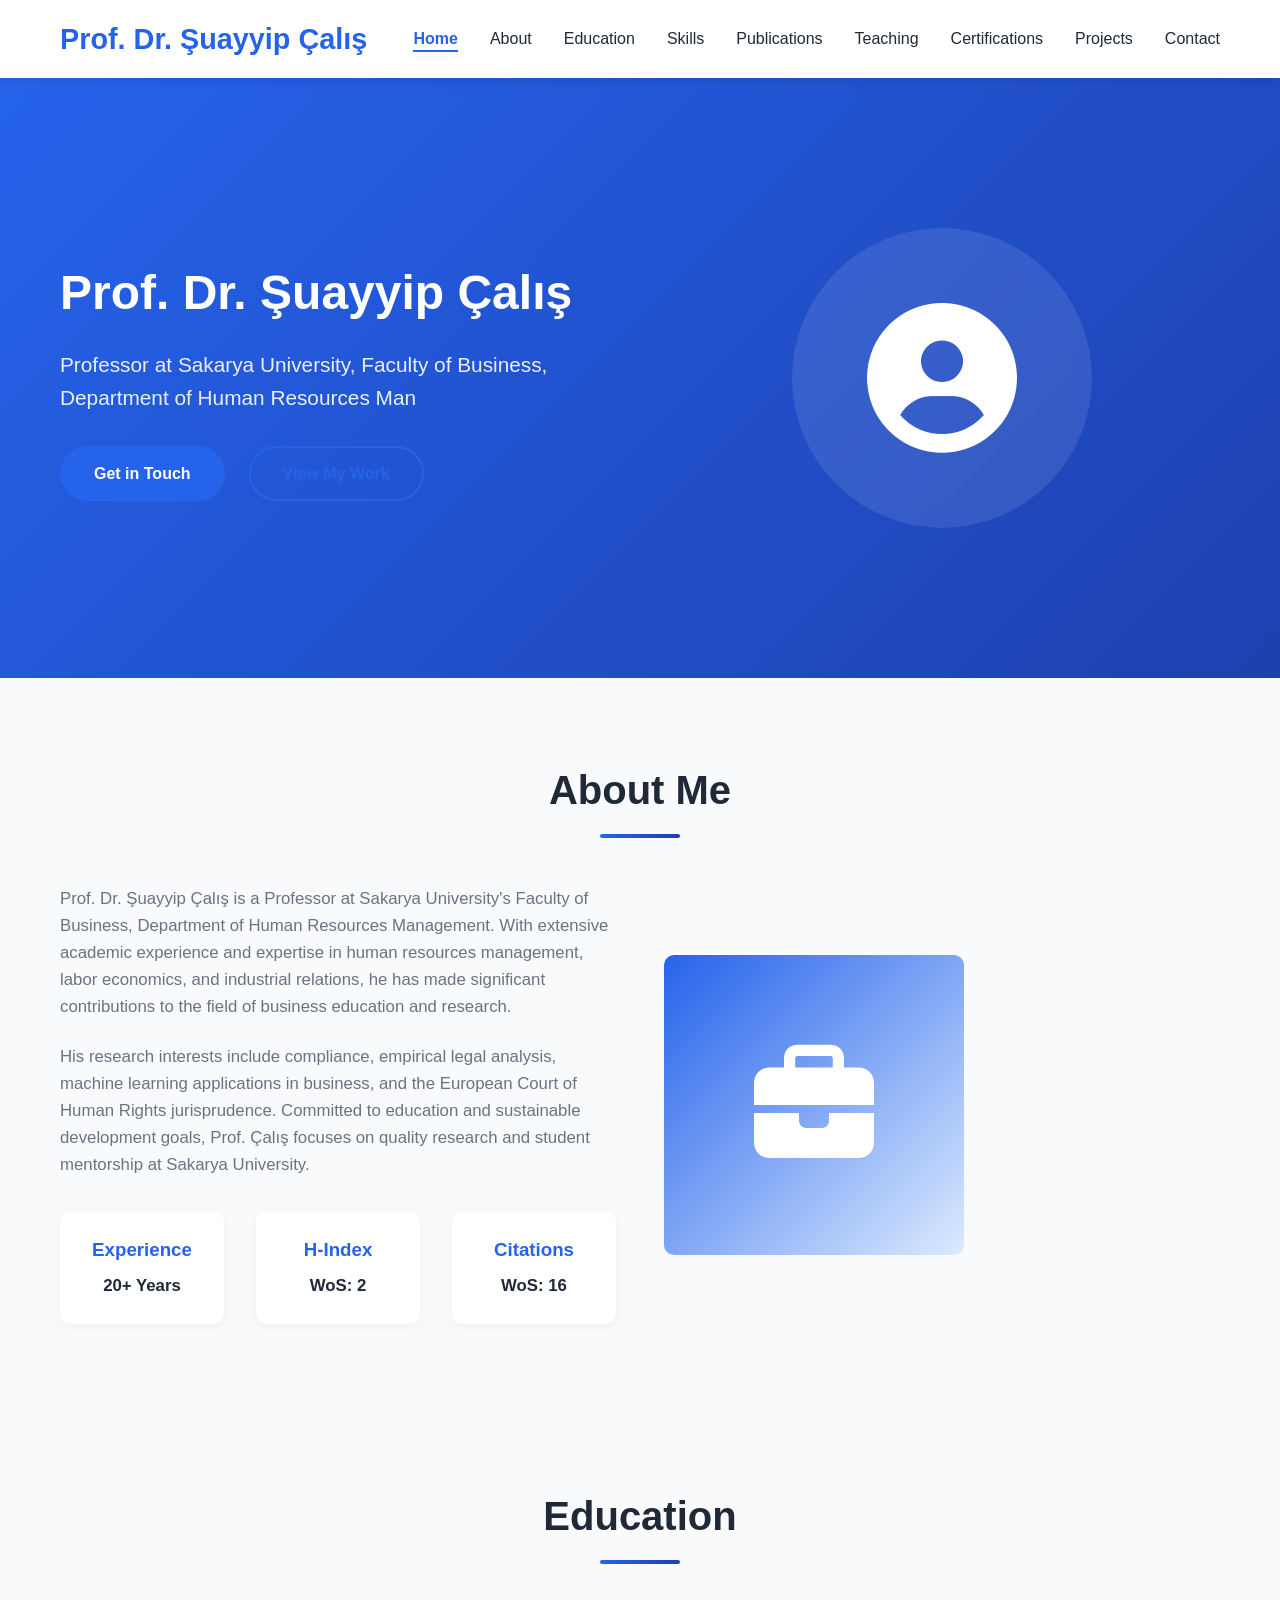
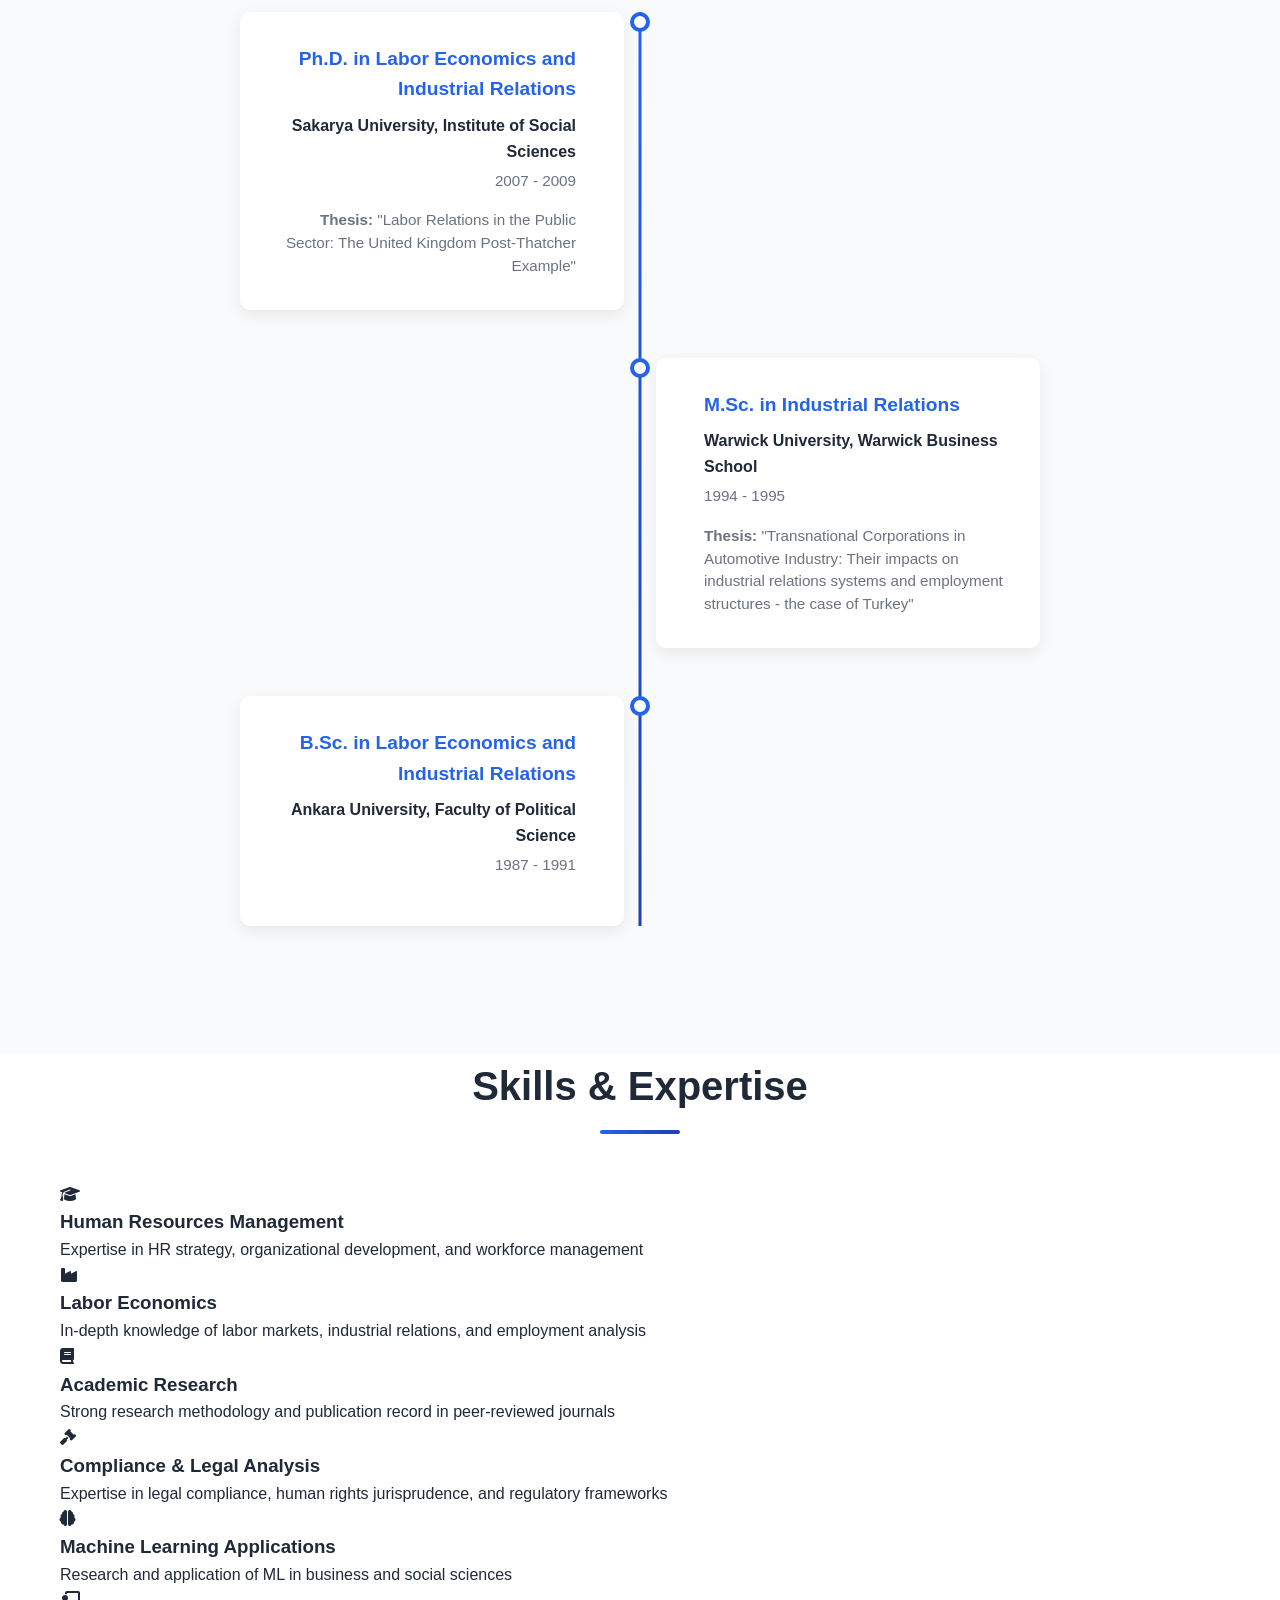
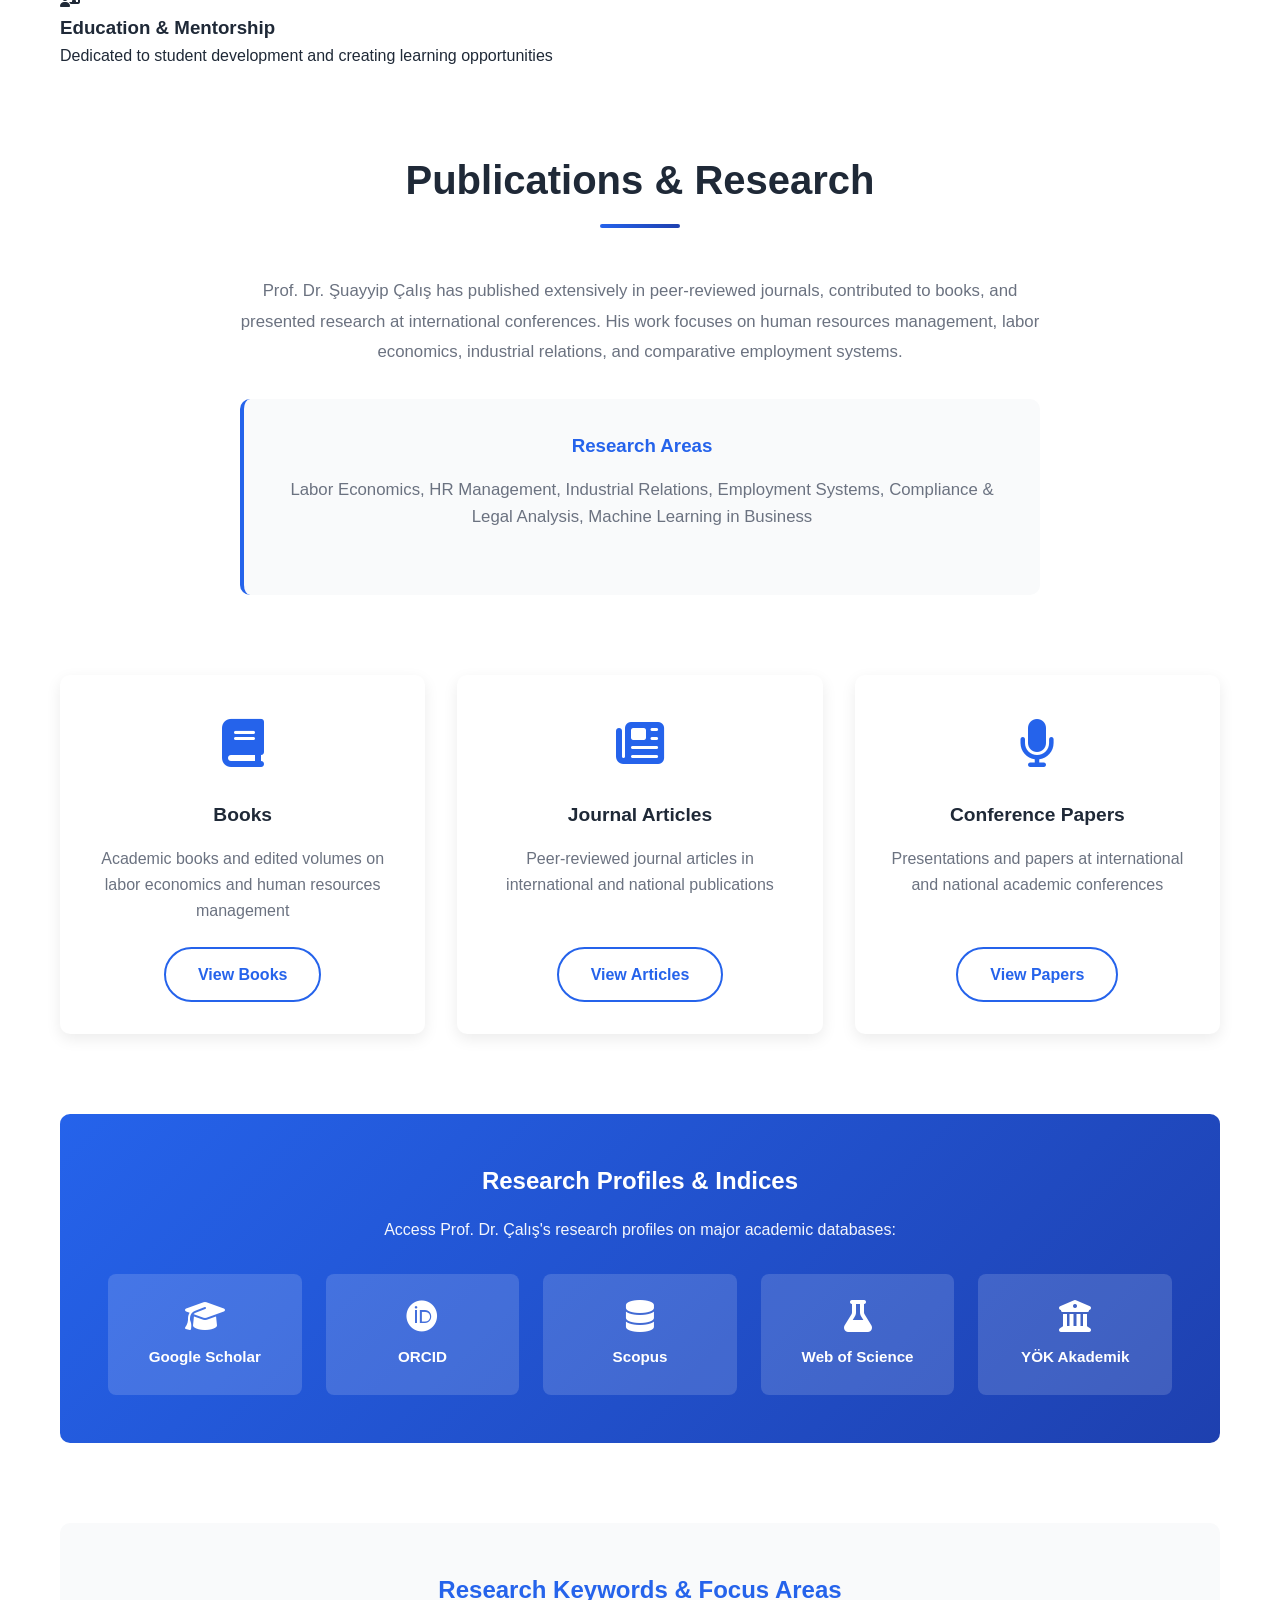
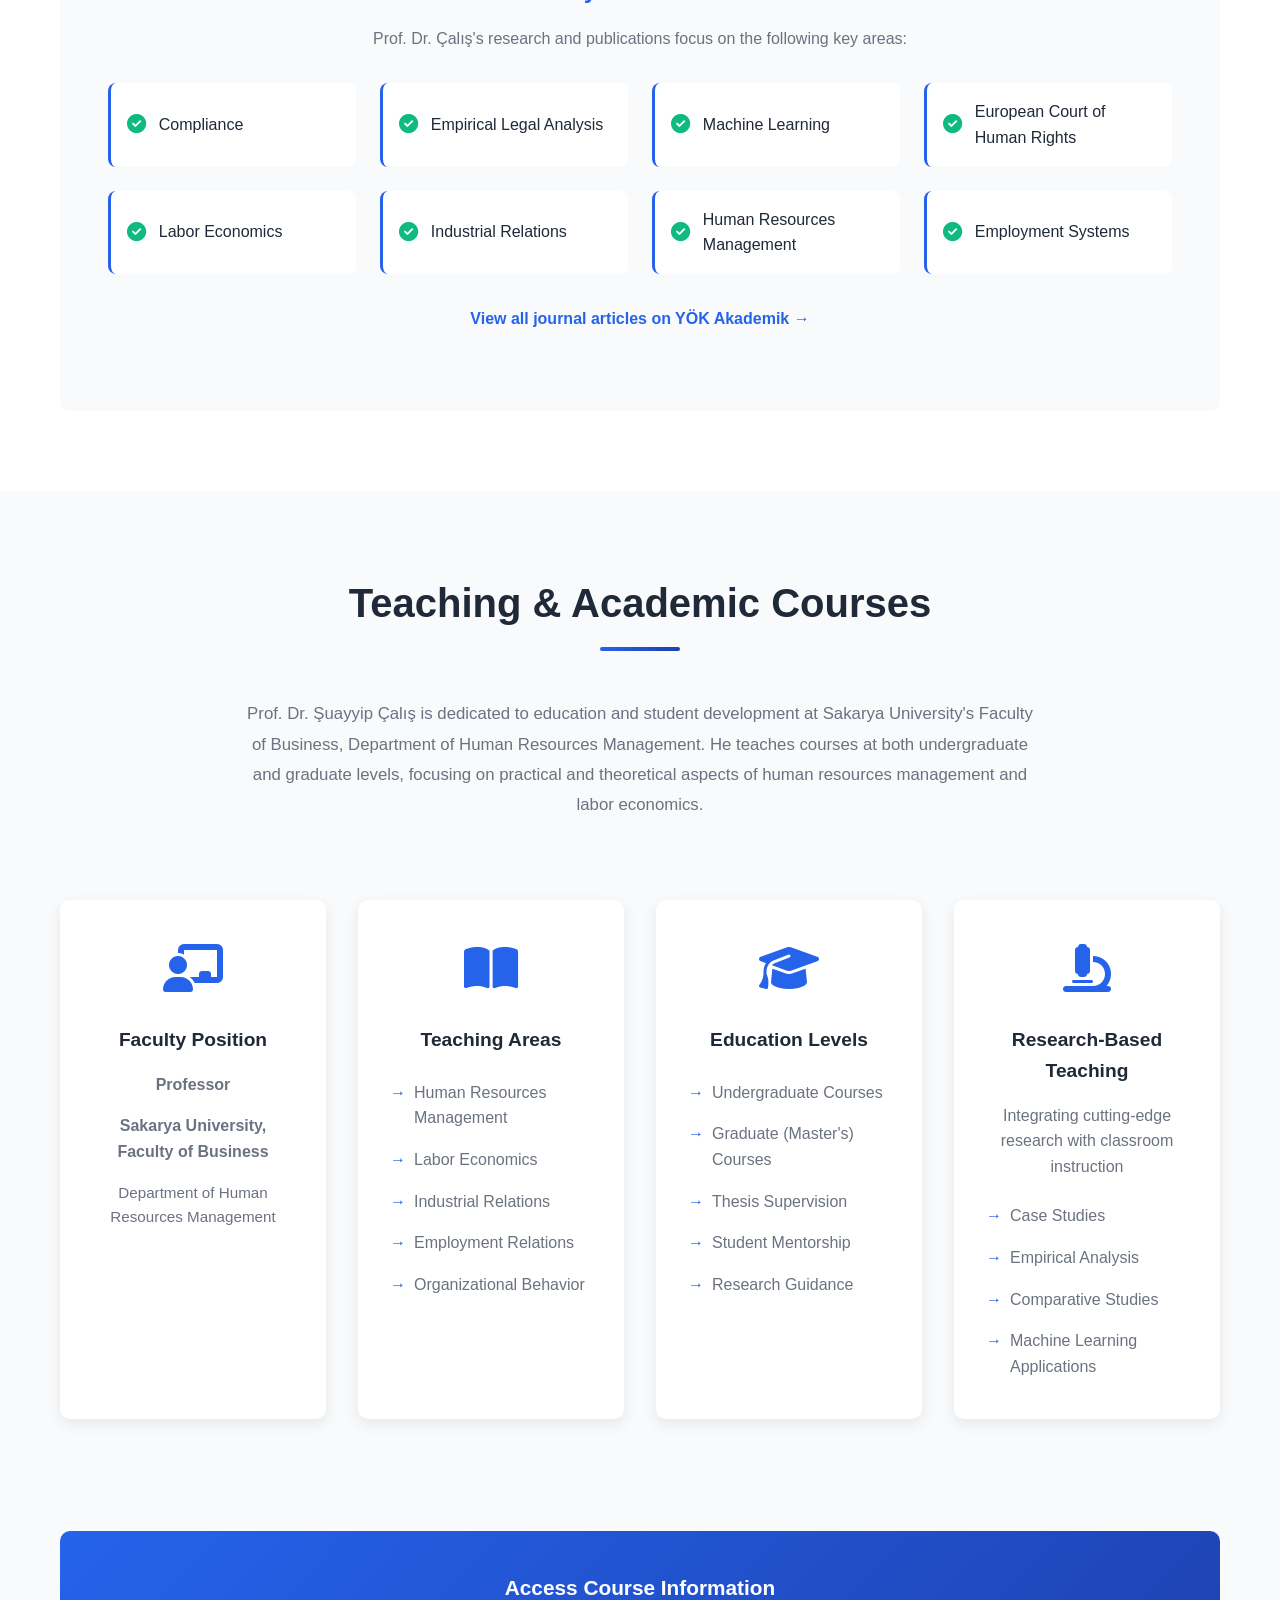
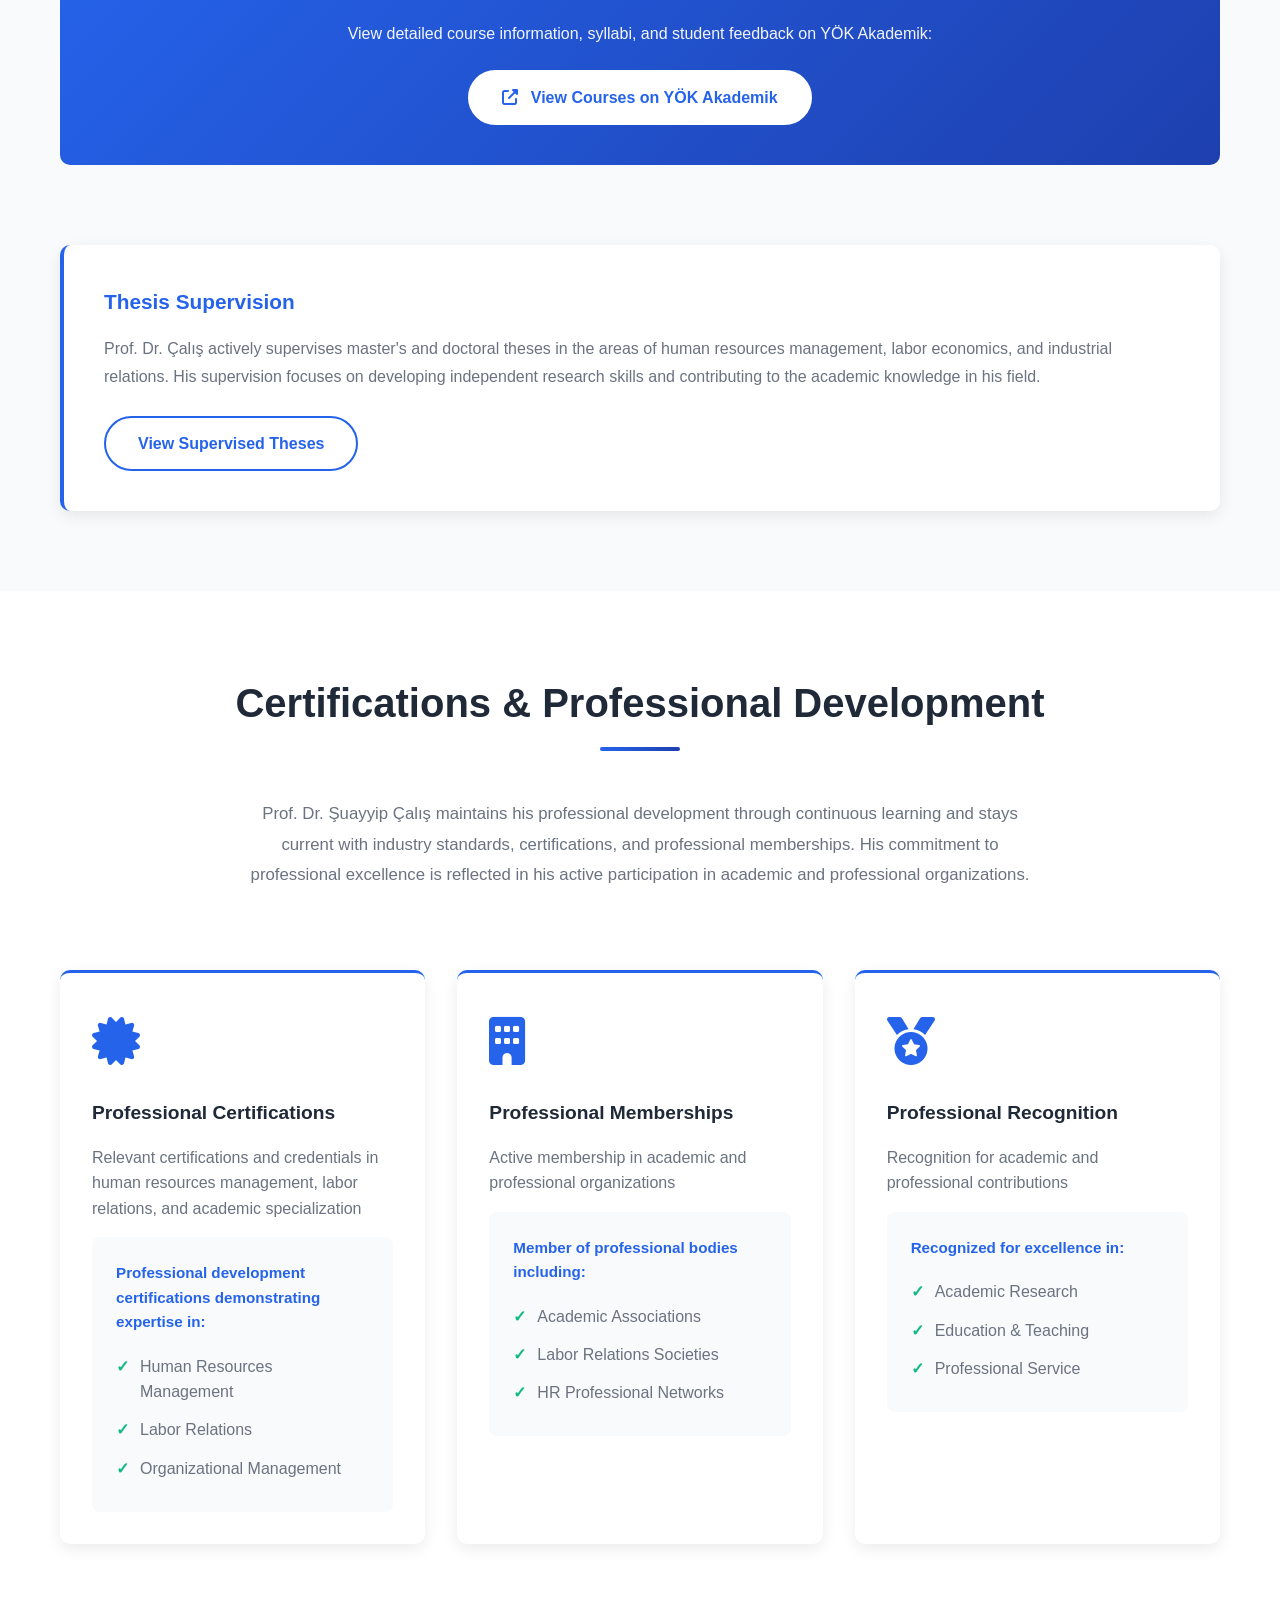
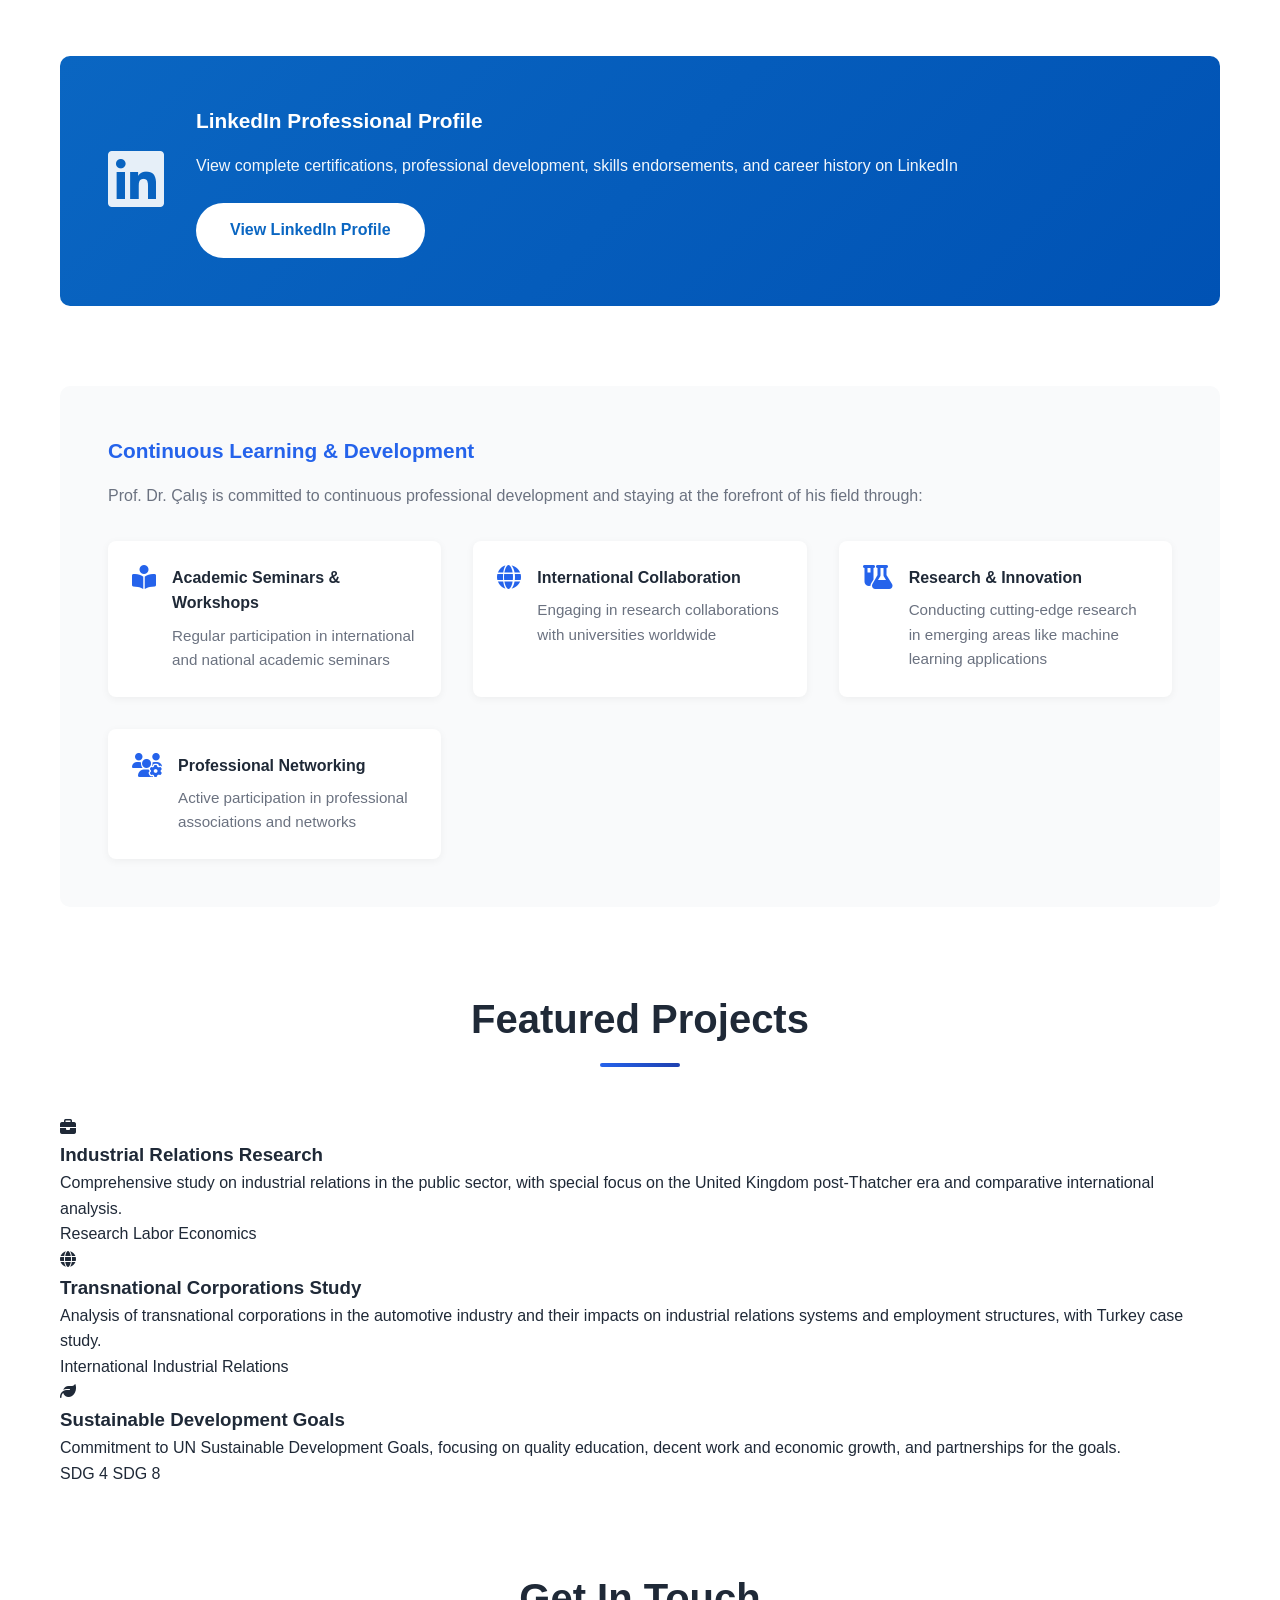
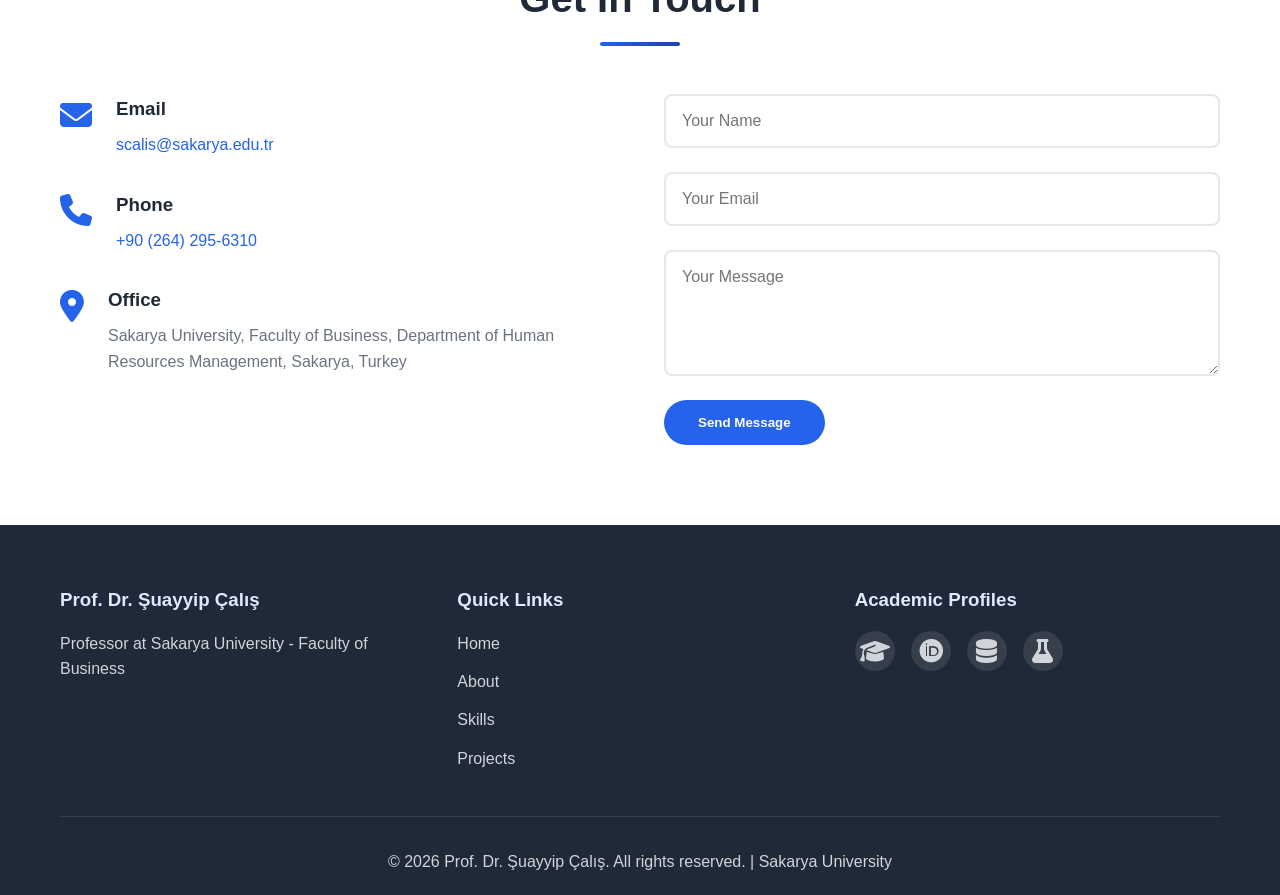
<file: index.html>
<!DOCTYPE html>
<html lang="en">
<head>
    <meta charset="UTF-8">
    <meta name="viewport" content="width=device-width, initial-scale=1.0">
    <meta name="description" content="Prof. Dr. Şuayyip Çalış - Professor at Sakarya University, Faculty of Business, Department of Human Resources Management">
    <meta name="keywords" content="Şuayyip Çalış, Professor, Human Resources, Labor Economics, Sakarya University">
    <title>Prof. Dr. Şuayyip Çalış | Sakarya University</title>
    <link rel="stylesheet" href="styles.css">
    <link rel="stylesheet" href="https://cdnjs.cloudflare.com/ajax/libs/font-awesome/6.4.0/css/all.min.css">
</head>
<body>
    <!-- Navigation -->
    <nav class="navbar">
        <div class="container nav-container">
            <div class="logo">
                <h1>Prof. Dr. Şuayyip Çalış</h1>
            </div>
            <ul class="nav-links">
                <li><a href="#home">Home</a></li>
                <li><a href="#about">About</a></li>
                <li><a href="#education">Education</a></li>
                <li><a href="#skills">Skills</a></li>
                <li><a href="#publications">Publications</a></li>
                <li><a href="#teaching">Teaching</a></li>
                <li><a href="#certifications">Certifications</a></li>
                <li><a href="#projects">Projects</a></li>
                <li><a href="#contact">Contact</a></li>
            </ul>
            <div class="hamburger">
                <span></span>
                <span></span>
                <span></span>
            </div>
        </div>
    </nav>

    <!-- Hero Section -->
    <section id="home" class="hero">
        <div class="container">
            <div class="hero-content">
                <h1 class="hero-title">Prof. Dr. Şuayyip Çalış</h1>
                <p class="hero-subtitle">Professor at Sakarya University, Faculty of Business, Department of Human Resources Management</p>
                <div class="hero-buttons">
                    <a href="#contact" class="btn btn-primary">Get in Touch</a>
                    <a href="#projects" class="btn btn-secondary">View My Work</a>
                </div>
            </div>
            <div class="hero-image">
                <div class="image-placeholder">
                    <i class="fas fa-user-circle"></i>
                </div>
            </div>
        </div>
    </section>

    <!-- About Section -->
    <section id="about" class="about">
        <div class="container">
            <h2 class="section-title">About Me</h2>
            <div class="about-content">
                <div class="about-text">
                    <p>Prof. Dr. Şuayyip Çalış is a Professor at Sakarya University's Faculty of Business, Department of Human Resources Management. With extensive academic experience and expertise in human resources management, labor economics, and industrial relations, he has made significant contributions to the field of business education and research.</p>
                    <p>His research interests include compliance, empirical legal analysis, machine learning applications in business, and the European Court of Human Rights jurisprudence. Committed to education and sustainable development goals, Prof. Çalış focuses on quality research and student mentorship at Sakarya University.</p>
                    <div class="about-stats">
                        <div class="stat">
                            <h3>Experience</h3>
                            <p>20+ Years</p>
                        </div>
                        <div class="stat">
                            <h3>H-Index</h3>
                            <p>WoS: 2</p>
                        </div>
                        <div class="stat">
                            <h3>Citations</h3>
                            <p>WoS: 16</p>
                        </div>
                    </div>
                </div>
                <div class="about-image">
                    <div class="image-placeholder-about">
                        <i class="fas fa-briefcase"></i>
                    </div>
                </div>
            </div>
        </div>
    </section>

    <!-- Education Section -->
    <section id="education" class="education">
        <div class="container">
            <h2 class="section-title">Education</h2>
            <div class="education-timeline">
                <div class="education-item">
                    <div class="education-marker"></div>
                    <div class="education-content">
                        <h3>Ph.D. in Labor Economics and Industrial Relations</h3>
                        <p class="education-institution">Sakarya University, Institute of Social Sciences</p>
                        <p class="education-year">2007 - 2009</p>
                        <p class="education-thesis"><strong>Thesis:</strong> "Labor Relations in the Public Sector: The United Kingdom Post-Thatcher Example"</p>
                    </div>
                </div>
                <div class="education-item">
                    <div class="education-marker"></div>
                    <div class="education-content">
                        <h3>M.Sc. in Industrial Relations</h3>
                        <p class="education-institution">Warwick University, Warwick Business School</p>
                        <p class="education-year">1994 - 1995</p>
                        <p class="education-thesis"><strong>Thesis:</strong> "Transnational Corporations in Automotive Industry: Their impacts on industrial relations systems and employment structures - the case of Turkey"</p>
                    </div>
                </div>
                <div class="education-item">
                    <div class="education-marker"></div>
                    <div class="education-content">
                        <h3>B.Sc. in Labor Economics and Industrial Relations</h3>
                        <p class="education-institution">Ankara University, Faculty of Political Science</p>
                        <p class="education-year">1987 - 1991</p>
                    </div>
                </div>
            </div>
        </div>
    </section>

    <!-- Skills Section -->
    <section id="skills" class="skills">
        <div class="container">
            <h2 class="section-title">Skills & Expertise</h2>
            <div class="skills-grid">
                <div class="skill-card">
                    <div class="skill-icon">
                        <i class="fas fa-graduation-cap"></i>
                    </div>
                    <h3>Human Resources Management</h3>
                    <p>Expertise in HR strategy, organizational development, and workforce management</p>
                </div>
                <div class="skill-card">
                    <div class="skill-icon">
                        <i class="fas fa-industry"></i>
                    </div>
                    <h3>Labor Economics</h3>
                    <p>In-depth knowledge of labor markets, industrial relations, and employment analysis</p>
                </div>
                <div class="skill-card">
                    <div class="skill-icon">
                        <i class="fas fa-book"></i>
                    </div>
                    <h3>Academic Research</h3>
                    <p>Strong research methodology and publication record in peer-reviewed journals</p>
                </div>
                <div class="skill-card">
                    <div class="skill-icon">
                        <i class="fas fa-gavel"></i>
                    </div>
                    <h3>Compliance & Legal Analysis</h3>
                    <p>Expertise in legal compliance, human rights jurisprudence, and regulatory frameworks</p>
                </div>
                <div class="skill-card">
                    <div class="skill-icon">
                        <i class="fas fa-brain"></i>
                    </div>
                    <h3>Machine Learning Applications</h3>
                    <p>Research and application of ML in business and social sciences</p>
                </div>
                <div class="skill-card">
                    <div class="skill-icon">
                        <i class="fas fa-chalkboard-user"></i>
                    </div>
                    <h3>Education & Mentorship</h3>
                    <p>Dedicated to student development and creating learning opportunities</p>
                </div>
            </div>
        </div>
    </section>

            </div>
        </div>
    </section>

    <!-- Publications & Books Section -->
    <section id="publications" class="publications">
        <div class="container">
            <h2 class="section-title">Publications & Research</h2>
            <div class="publications-content">
                <div class="publications-intro">
                    <p>Prof. Dr. Şuayyip Çalış has published extensively in peer-reviewed journals, contributed to books, and presented research at international conferences. His work focuses on human resources management, labor economics, industrial relations, and comparative employment systems.</p>
                    <div class="publication-stats">
                        <div class="pub-stat">
                            <h3>Research Areas</h3>
                            <p>Labor Economics, HR Management, Industrial Relations, Employment Systems, Compliance & Legal Analysis, Machine Learning in Business</p>
                        </div>
                    </div>
                </div>
                
                <div class="publications-categories">
                    <div class="pub-category">
                        <div class="pub-category-icon">
                            <i class="fas fa-book"></i>
                        </div>
                        <h3>Books</h3>
                        <p>Academic books and edited volumes on labor economics and human resources management</p>
                        <a href="https://akademik.yok.gov.tr/AkademikArama/AkademisyenYayinBilgileri?pubType=q3SMeouSUM6tBWypaNs06Q&authorId=1AE18997FFDEEC5A" target="_blank" class="btn btn-secondary">View Books</a>
                    </div>
                    
                    <div class="pub-category">
                        <div class="pub-category-icon">
                            <i class="fas fa-newspaper"></i>
                        </div>
                        <h3>Journal Articles</h3>
                        <p>Peer-reviewed journal articles in international and national publications</p>
                        <a href="https://akademik.yok.gov.tr/AkademikArama/AkademisyenYayinBilgileri?pubType=5Eaxq5GEK5ukOf71Zpm7dA&authorId=1AE18997FFDEEC5A" target="_blank" class="btn btn-secondary">View Articles</a>
                    </div>
                    
                    <div class="pub-category">
                        <div class="pub-category-icon">
                            <i class="fas fa-microphone"></i>
                        </div>
                        <h3>Conference Papers</h3>
                        <p>Presentations and papers at international and national academic conferences</p>
                        <a href="https://akademik.yok.gov.tr/AkademikArama/AkademisyenYayinBilgileri?pubType=iHDPgsbZ-szm5UHCxj3mmg&authorId=1AE18997FFDEEC5A" target="_blank" class="btn btn-secondary">View Papers</a>
                    </div>
                </div>

                <div class="research-databases">
                    <h3>Research Profiles & Indices</h3>
                    <p>Access Prof. Dr. Çalış's research profiles on major academic databases:</p>
                    <div class="research-links">
                        <a href="https://scholar.google.com.tr/citations?user=i08rF4AAAAJ&hl" target="_blank" class="research-link">
                            <i class="fas fa-graduation-cap"></i>
                            <span>Google Scholar</span>
                        </a>
                        <a href="https://orcid.org/0000-0003-3059-3647" target="_blank" class="research-link">
                            <i class="fab fa-orcid"></i>
                            <span>ORCID</span>
                        </a>
                        <a href="https://www.scopus.com/authid/detail.uri?authorId=24474117700" target="_blank" class="research-link">
                            <i class="fas fa-database"></i>
                            <span>Scopus</span>
                        </a>
                        <a href="https://www.webofscience.com/wos/author/record/C-5147-2008" target="_blank" class="research-link">
                            <i class="fas fa-flask"></i>
                            <span>Web of Science</span>
                        </a>
                        <a href="https://akademik.yok.gov.tr/AkademikArama/AkademisyenGorevOgrenimBilgileri?islem=direct&authorId=1AE18997FFDEEC5A" target="_blank" class="research-link">
                            <i class="fas fa-university"></i>
                            <span>YÖK Akademik</span>
                        </a>
                    </div>
                </div>

                <div class="research-keywords">
                    <h3>Research Keywords & Focus Areas</h3>
                    <p>Prof. Dr. Çalış's research and publications focus on the following key areas:</p>
                    <div class="keywords-grid">
                        <div class="keyword-item">
                            <i class="fas fa-check-circle"></i>
                            <span>Compliance</span>
                        </div>
                        <div class="keyword-item">
                            <i class="fas fa-check-circle"></i>
                            <span>Empirical Legal Analysis</span>
                        </div>
                        <div class="keyword-item">
                            <i class="fas fa-check-circle"></i>
                            <span>Machine Learning</span>
                        </div>
                        <div class="keyword-item">
                            <i class="fas fa-check-circle"></i>
                            <span>European Court of Human Rights</span>
                        </div>
                        <div class="keyword-item">
                            <i class="fas fa-check-circle"></i>
                            <span>Labor Economics</span>
                        </div>
                        <div class="keyword-item">
                            <i class="fas fa-check-circle"></i>
                            <span>Industrial Relations</span>
                        </div>
                        <div class="keyword-item">
                            <i class="fas fa-check-circle"></i>
                            <span>Human Resources Management</span>
                        </div>
                        <div class="keyword-item">
                            <i class="fas fa-check-circle"></i>
                            <span>Employment Systems</span>
                        </div>
                    </div>
                    <p class="research-databases-link">
                        <a href="https://akademik.yok.gov.tr/AkademikArama/AkademisyenYayinBilgileri?pubType=5Eaxq5GEK5ukOf71Zpm7dA&authorId=1AE18997FFDEEC5A" target="_blank">
                            View all journal articles on YÖK Akademik →
                        </a>
                    </p>
                </div>
            </div>
        </div>
    </section>

            </div>
        </div>
    </section>

    <!-- Teaching & Courses Section -->
    <section id="teaching" class="teaching">
        <div class="container">
            <h2 class="section-title">Teaching & Academic Courses</h2>
            <div class="teaching-content">
                <div class="teaching-intro">
                    <p>Prof. Dr. Şuayyip Çalış is dedicated to education and student development at Sakarya University's Faculty of Business, Department of Human Resources Management. He teaches courses at both undergraduate and graduate levels, focusing on practical and theoretical aspects of human resources management and labor economics.</p>
                </div>

                <div class="teaching-grid">
                    <div class="teaching-card">
                        <div class="teaching-icon">
                            <i class="fas fa-chalkboard-user"></i>
                        </div>
                        <h3>Faculty Position</h3>
                        <p><strong>Professor</strong></p>
                        <p class="teaching-subtitle">Sakarya University, Faculty of Business</p>
                        <p class="teaching-detail">Department of Human Resources Management</p>
                    </div>

                    <div class="teaching-card">
                        <div class="teaching-icon">
                            <i class="fas fa-book-open"></i>
                        </div>
                        <h3>Teaching Areas</h3>
                        <ul class="teaching-list">
                            <li>Human Resources Management</li>
                            <li>Labor Economics</li>
                            <li>Industrial Relations</li>
                            <li>Employment Relations</li>
                            <li>Organizational Behavior</li>
                        </ul>
                    </div>

                    <div class="teaching-card">
                        <div class="teaching-icon">
                            <i class="fas fa-graduation-cap"></i>
                        </div>
                        <h3>Education Levels</h3>
                        <ul class="teaching-list">
                            <li>Undergraduate Courses</li>
                            <li>Graduate (Master's) Courses</li>
                            <li>Thesis Supervision</li>
                            <li>Student Mentorship</li>
                            <li>Research Guidance</li>
                        </ul>
                    </div>

                    <div class="teaching-card">
                        <div class="teaching-icon">
                            <i class="fas fa-microscope"></i>
                        </div>
                        <h3>Research-Based Teaching</h3>
                        <p>Integrating cutting-edge research with classroom instruction</p>
                        <ul class="teaching-list">
                            <li>Case Studies</li>
                            <li>Empirical Analysis</li>
                            <li>Comparative Studies</li>
                            <li>Machine Learning Applications</li>
                        </ul>
                    </div>
                </div>

                <div class="courses-access">
                    <h3>Access Course Information</h3>
                    <p>View detailed course information, syllabi, and student feedback on YÖK Akademik:</p>
                    <a href="https://akademik.yok.gov.tr/AkademikArama/AkademisyenDersBilgileri?authorId=1AE18997FFDEEC5A" target="_blank" class="btn btn-primary">
                        <i class="fas fa-external-link-alt"></i> View Courses on YÖK Akademik
                    </a>
                </div>

                <div class="thesis-supervision">
                    <div class="thesis-content">
                        <h3>Thesis Supervision</h3>
                        <p>Prof. Dr. Çalış actively supervises master's and doctoral theses in the areas of human resources management, labor economics, and industrial relations. His supervision focuses on developing independent research skills and contributing to the academic knowledge in his field.</p>
                        <a href="https://akademik.yok.gov.tr/AkademikArama/AkademisyenYonTezBilgileri?authorId=1AE18997FFDEEC5A" target="_blank" class="btn btn-secondary">
                            View Supervised Theses
                        </a>
                    </div>
                </div>
            </div>
        </div>
    </section>

            </div>
        </div>
    </section>

    <!-- Certifications & Professional Development Section -->
    <section id="certifications" class="certifications">
        <div class="container">
            <h2 class="section-title">Certifications & Professional Development</h2>
            <div class="certifications-content">
                <div class="certifications-intro">
                    <p>Prof. Dr. Şuayyip Çalış maintains his professional development through continuous learning and stays current with industry standards, certifications, and professional memberships. His commitment to professional excellence is reflected in his active participation in academic and professional organizations.</p>
                </div>

                <div class="certifications-grid">
                    <div class="certification-card">
                        <div class="cert-icon">
                            <i class="fas fa-certificate"></i>
                        </div>
                        <h3>Professional Certifications</h3>
                        <p>Relevant certifications and credentials in human resources management, labor relations, and academic specialization</p>
                        <div class="cert-details">
                            <p>Professional development certifications demonstrating expertise in:</p>
                            <ul>
                                <li>Human Resources Management</li>
                                <li>Labor Relations</li>
                                <li>Organizational Management</li>
                            </ul>
                        </div>
                    </div>

                    <div class="certification-card">
                        <div class="cert-icon">
                            <i class="fas fa-building"></i>
                        </div>
                        <h3>Professional Memberships</h3>
                        <p>Active membership in academic and professional organizations</p>
                        <div class="cert-details">
                            <p>Member of professional bodies including:</p>
                            <ul>
                                <li>Academic Associations</li>
                                <li>Labor Relations Societies</li>
                                <li>HR Professional Networks</li>
                            </ul>
                        </div>
                    </div>

                    <div class="certification-card">
                        <div class="cert-icon">
                            <i class="fas fa-medal"></i>
                        </div>
                        <h3>Professional Recognition</h3>
                        <p>Recognition for academic and professional contributions</p>
                        <div class="cert-details">
                            <p>Recognized for excellence in:</p>
                            <ul>
                                <li>Academic Research</li>
                                <li>Education & Teaching</li>
                                <li>Professional Service</li>
                            </ul>
                        </div>
                    </div>
                </div>

                <div class="linkedin-section">
                    <div class="linkedin-content">
                        <div class="linkedin-icon">
                            <i class="fab fa-linkedin"></i>
                        </div>
                        <div class="linkedin-text">
                            <h3>LinkedIn Professional Profile</h3>
                            <p>View complete certifications, professional development, skills endorsements, and career history on LinkedIn</p>
                            <a href="https://www.linkedin.com/in/%C5%9Fuayyip-%C3%A7al%C4%B1%C5%9F-3809a621/" target="_blank" class="btn btn-primary">
                                View LinkedIn Profile
                            </a>
                        </div>
                    </div>
                </div>

                <div class="professional-development">
                    <h3>Continuous Learning & Development</h3>
                    <p>Prof. Dr. Çalış is committed to continuous professional development and staying at the forefront of his field through:</p>
                    <div class="development-items">
                        <div class="dev-item">
                            <i class="fas fa-book-reader"></i>
                            <div>
                                <h4>Academic Seminars & Workshops</h4>
                                <p>Regular participation in international and national academic seminars</p>
                            </div>
                        </div>
                        <div class="dev-item">
                            <i class="fas fa-globe"></i>
                            <div>
                                <h4>International Collaboration</h4>
                                <p>Engaging in research collaborations with universities worldwide</p>
                            </div>
                        </div>
                        <div class="dev-item">
                            <i class="fas fa-flask-vial"></i>
                            <div>
                                <h4>Research & Innovation</h4>
                                <p>Conducting cutting-edge research in emerging areas like machine learning applications</p>
                            </div>
                        </div>
                        <div class="dev-item">
                            <i class="fas fa-users-gear"></i>
                            <div>
                                <h4>Professional Networking</h4>
                                <p>Active participation in professional associations and networks</p>
                            </div>
                        </div>
                    </div>
                </div>
            </div>
        </div>
    </section>

    <!-- Projects Section -->
    <section id="projects" class="projects">
        <div class="container">
            <h2 class="section-title">Featured Projects</h2>
            <div class="projects-grid">
                <div class="project-card">
                    <div class="project-image">
                        <i class="fas fa-briefcase"></i>
                    </div>
                    <h3>Industrial Relations Research</h3>
                    <p>Comprehensive study on industrial relations in the public sector, with special focus on the United Kingdom post-Thatcher era and comparative international analysis.</p>
                    <div class="project-tags">
                        <span class="tag">Research</span>
                        <span class="tag">Labor Economics</span>
                    </div>
                </div>
                <div class="project-card">
                    <div class="project-image">
                        <i class="fas fa-globe"></i>
                    </div>
                    <h3>Transnational Corporations Study</h3>
                    <p>Analysis of transnational corporations in the automotive industry and their impacts on industrial relations systems and employment structures, with Turkey case study.</p>
                    <div class="project-tags">
                        <span class="tag">International</span>
                        <span class="tag">Industrial Relations</span>
                    </div>
                </div>
                <div class="project-card">
                    <div class="project-image">
                        <i class="fas fa-leaf"></i>
                    </div>
                    <h3>Sustainable Development Goals</h3>
                    <p>Commitment to UN Sustainable Development Goals, focusing on quality education, decent work and economic growth, and partnerships for the goals.</p>
                    <div class="project-tags">
                        <span class="tag">SDG 4</span>
                        <span class="tag">SDG 8</span>
                    </div>
                </div>
            </div>
        </div>
    </section>

    <!-- Contact Section -->
    <section id="contact" class="contact">
        <div class="container">
            <h2 class="section-title">Get In Touch</h2>
            <div class="contact-content">
                <div class="contact-info">
                    <div class="contact-item">
                        <i class="fas fa-envelope"></i>
                        <div>
                            <h3>Email</h3>
                            <p><a href="mailto:scalis@sakarya.edu.tr">scalis@sakarya.edu.tr</a></p>
                        </div>
                    </div>
                    <div class="contact-item">
                        <i class="fas fa-phone"></i>
                        <div>
                            <h3>Phone</h3>
                            <p><a href="tel:+902642956310">+90 (264) 295-6310</a></p>
                        </div>
                    </div>
                    <div class="contact-item">
                        <i class="fas fa-map-marker-alt"></i>
                        <div>
                            <h3>Office</h3>
                            <p>Sakarya University, Faculty of Business, Department of Human Resources Management, Sakarya, Turkey</p>
                        </div>
                    </div>
                </div>
                <form class="contact-form" id="contactForm">
                    <div class="form-group">
                        <input type="text" placeholder="Your Name" required>
                    </div>
                    <div class="form-group">
                        <input type="email" placeholder="Your Email" required>
                    </div>
                    <div class="form-group">
                        <textarea placeholder="Your Message" rows="5" required></textarea>
                    </div>
                    <button type="submit" class="btn btn-primary">Send Message</button>
                </form>
            </div>
        </div>
    </section>

    <!-- Footer -->
    <footer class="footer">
        <div class="container">
            <div class="footer-content">
                <div class="footer-section">
                    <h3>Prof. Dr. Şuayyip Çalış</h3>
                    <p>Professor at Sakarya University - Faculty of Business</p>
                </div>
                <div class="footer-section">
                    <h3>Quick Links</h3>
                    <ul>
                        <li><a href="#home">Home</a></li>
                        <li><a href="#about">About</a></li>
                        <li><a href="#skills">Skills</a></li>
                        <li><a href="#projects">Projects</a></li>
                    </ul>
                </div>
                <div class="footer-section">
                    <h3>Academic Profiles</h3>
                    <div class="social-links">
                        <a href="https://scholar.google.com.tr/citations?user=i08rF4AAAAJ&hl" title="Google Scholar" target="_blank"><i class="fas fa-graduation-cap"></i></a>
                        <a href="https://orcid.org/0000-0003-3059-3647" title="ORCID" target="_blank"><i class="fab fa-orcid"></i></a>
                        <a href="https://www.scopus.com/authid/detail.uri?authorId=24474117700" title="Scopus" target="_blank"><i class="fas fa-database"></i></a>
                        <a href="https://www.webofscience.com/wos/author/record/C-5147-2008" title="Web of Science" target="_blank"><i class="fas fa-flask"></i></a>
                    </div>
                </div>
            </div>
            <div class="footer-bottom">
                <p>&copy; 2026 Prof. Dr. Şuayyip Çalış. All rights reserved. | Sakarya University</p>
            </div>
        </div>
    </footer>

    <script src="script.js"></script>
</body>
</html>
</file>
<file: styles.css>
/* ============================================
   CSS Variables & Reset
   ============================================ */

:root {
    --primary-color: #2563eb;
    --secondary-color: #1e40af;
    --accent-color: #dbeafe;
    --text-dark: #1f2937;
    --text-light: #6b7280;
    --background-light: #f9fafb;
    --background-white: #ffffff;
    --border-color: #e5e7eb;
    --success-color: #10b981;
    --transition: all 0.3s ease;
}

* {
    margin: 0;
    padding: 0;
    box-sizing: border-box;
}

html {
    scroll-behavior: smooth;
}

body {
    font-family: 'Segoe UI', Tahoma, Geneva, Verdana, sans-serif;
    background-color: var(--background-white);
    color: var(--text-dark);
    line-height: 1.6;
}

/* ============================================
   Utility Classes
   ============================================ */

.container {
    max-width: 1200px;
    margin: 0 auto;
    padding: 0 20px;
}

.section-title {
    font-size: 2.5rem;
    text-align: center;
    margin-bottom: 3rem;
    color: var(--text-dark);
    position: relative;
    padding-bottom: 1rem;
}

.section-title::after {
    content: '';
    position: absolute;
    bottom: 0;
    left: 50%;
    transform: translateX(-50%);
    width: 80px;
    height: 4px;
    background: linear-gradient(90deg, var(--primary-color), var(--secondary-color));
    border-radius: 2px;
}

/* ============================================
   Navigation Bar
   ============================================ */

.navbar {
    position: sticky;
    top: 0;
    background-color: var(--background-white);
    box-shadow: 0 2px 10px rgba(0, 0, 0, 0.1);
    z-index: 1000;
    padding: 1rem 0;
}

.nav-container {
    display: flex;
    justify-content: space-between;
    align-items: center;
}

.logo h1 {
    font-size: 1.8rem;
    color: var(--primary-color);
    font-weight: 700;
}

.nav-links {
    display: flex;
    list-style: none;
    gap: 2rem;
}

.nav-links a {
    text-decoration: none;
    color: var(--text-dark);
    font-weight: 500;
    transition: var(--transition);
    position: relative;
}

.nav-links a::after {
    content: '';
    position: absolute;
    bottom: -5px;
    left: 0;
    width: 0;
    height: 2px;
    background-color: var(--primary-color);
    transition: var(--transition);
}

.nav-links a:hover::after {
    width: 100%;
}

.hamburger {
    display: none;
    flex-direction: column;
    cursor: pointer;
}

.hamburger span {
    width: 25px;
    height: 3px;
    background-color: var(--text-dark);
    margin: 5px 0;
    transition: var(--transition);
}

/* ============================================
   Button Styles
   ============================================ */

.btn {
    display: inline-block;
    padding: 0.8rem 2rem;
    border-radius: 50px;
    text-decoration: none;
    font-weight: 600;
    transition: var(--transition);
    border: 2px solid transparent;
    cursor: pointer;
}

.btn-primary {
    background-color: var(--primary-color);
    color: white;
}

.btn-primary:hover {
    background-color: var(--secondary-color);
    transform: translateY(-2px);
    box-shadow: 0 10px 20px rgba(37, 99, 235, 0.2);
}

.btn-secondary {
    background-color: transparent;
    color: var(--primary-color);
    border-color: var(--primary-color);
}

.btn-secondary:hover {
    background-color: var(--primary-color);
    color: white;
    transform: translateY(-2px);
}

/* ============================================
   Hero Section
   ============================================ */

.hero {
    background: linear-gradient(135deg, var(--primary-color) 0%, var(--secondary-color) 100%);
    color: white;
    padding: 100px 0;
    min-height: 600px;
    display: flex;
    align-items: center;
}

.hero .container {
    display: grid;
    grid-template-columns: 1fr 1fr;
    align-items: center;
    gap: 3rem;
}

.hero-content h1 {
    font-size: 3rem;
    margin-bottom: 1rem;
    animation: fadeInUp 0.8s ease;
}

.hero-subtitle {
    font-size: 1.3rem;
    margin-bottom: 2rem;
    opacity: 0.9;
    animation: fadeInUp 0.8s ease 0.2s backwards;
}

.hero-buttons {
    display: flex;
    gap: 1.5rem;
    animation: fadeInUp 0.8s ease 0.4s backwards;
}

.hero-image {
    display: flex;
    justify-content: center;
    align-items: center;
}

.image-placeholder {
    width: 300px;
    height: 300px;
    background-color: rgba(255, 255, 255, 0.1);
    border-radius: 50%;
    display: flex;
    align-items: center;
    justify-content: center;
    font-size: 150px;
    color: white;
    backdrop-filter: blur(10px);
}

/* ============================================
   About Section
   ============================================ */

.about {
    padding: 80px 0;
    background-color: var(--background-light);
}

.about-content {
    display: grid;
    grid-template-columns: 1fr 1fr;
    gap: 3rem;
    align-items: center;
}

.about-text p {
    margin-bottom: 1.5rem;
    color: var(--text-light);
    font-size: 1.05rem;
}

.about-stats {
    display: grid;
    grid-template-columns: repeat(3, 1fr);
    gap: 2rem;
    margin-top: 2rem;
}

.stat {
    background-color: white;
    padding: 1.5rem;
    border-radius: 10px;
    text-align: center;
    box-shadow: 0 2px 10px rgba(0, 0, 0, 0.05);
}

.stat h3 {
    color: var(--primary-color);
    margin-bottom: 0.5rem;
}

.stat p {
    font-weight: 600;
    color: var(--text-dark);
    margin-bottom: 0;
}

.image-placeholder-about {
    width: 300px;
    height: 300px;
    background: linear-gradient(135deg, var(--primary-color), var(--accent-color));
    border-radius: 10px;
    display: flex;
    align-items: center;
    justify-content: center;
    font-size: 120px;
    color: white;
}

/* ============================================
   Skills Section
   ============================================ */

.education {
    padding: 80px 0;
    background-color: var(--background-light);
}

.education-timeline {
    position: relative;
    max-width: 800px;
    margin: 0 auto;
}

.education-timeline::before {
    content: '';
    position: absolute;
    left: 50%;
    transform: translateX(-50%);
    width: 3px;
    height: 100%;
    background: linear-gradient(180deg, var(--primary-color), var(--secondary-color));
}

.education-item {
    margin-bottom: 3rem;
    position: relative;
}

.education-item:nth-child(odd) .education-content {
    margin-left: 0;
    margin-right: auto;
    width: 48%;
    text-align: right;
    padding-right: 3rem;
}

.education-item:nth-child(even) .education-content {
    margin-left: auto;
    margin-right: 0;
    width: 48%;
    padding-left: 3rem;
}

.education-marker {
    position: absolute;
    left: 50%;
    transform: translateX(-50%);
    width: 20px;
    height: 20px;
    background-color: white;
    border: 4px solid var(--primary-color);
    border-radius: 50%;
    top: 0;
    z-index: 10;
}

.education-content {
    background-color: white;
    padding: 2rem;
    border-radius: 10px;
    box-shadow: 0 5px 15px rgba(0, 0, 0, 0.08);
    transition: var(--transition);
}

.education-content:hover {
    box-shadow: 0 15px 30px rgba(0, 0, 0, 0.15);
    transform: translateY(-5px);
}

.education-content h3 {
    color: var(--primary-color);
    margin-bottom: 0.5rem;
    font-size: 1.2rem;
}

.education-institution {
    font-weight: 600;
    color: var(--text-dark);
    margin-bottom: 0.3rem;
}

.education-year {
    color: var(--text-light);
    font-size: 0.95rem;
    margin-bottom: 1rem;
    font-weight: 500;
}

.education-thesis {
    color: var(--text-light);
    font-size: 0.95rem;
    line-height: 1.5;
    margin: 0;
}

/* ============================================
   Skills Section
    padding: 80px 0;
}

.skills-grid {
    display: grid;
    grid-template-columns: repeat(auto-fit, minmax(300px, 1fr));
    gap: 2rem;
}

.skill-card {
    background-color: white;
    padding: 2rem;
    border-radius: 10px;
    text-align: center;
    box-shadow: 0 5px 15px rgba(0, 0, 0, 0.08);
    transition: var(--transition);
    border-top: 3px solid var(--primary-color);
}

.skill-card:hover {
    transform: translateY(-10px);
    box-shadow: 0 15px 30px rgba(0, 0, 0, 0.15);
}

.skill-icon {
    font-size: 3rem;
    color: var(--primary-color);
    margin-bottom: 1rem;
}

.skill-card h3 {
    margin-bottom: 1rem;
    font-size: 1.3rem;
}

.skill-card p {
    color: var(--text-light);
}

/* ============================================
   Teaching & Courses Section
   ============================================ */

.teaching {
    padding: 80px 0;
    background-color: var(--background-light);
}

.teaching-content {
    display: flex;
    flex-direction: column;
    gap: 3rem;
}

.teaching-intro {
    text-align: center;
    max-width: 800px;
    margin: 0 auto;
}

.teaching-intro p {
    font-size: 1.05rem;
    color: var(--text-light);
    line-height: 1.8;
}

.teaching-grid {
    display: grid;
    grid-template-columns: repeat(auto-fit, minmax(260px, 1fr));
    gap: 2rem;
    margin: 2rem 0;
}

.teaching-card {
    background-color: white;
    padding: 2rem;
    border-radius: 10px;
    box-shadow: 0 5px 15px rgba(0, 0, 0, 0.08);
    transition: var(--transition);
    text-align: center;
}

.teaching-card:hover {
    transform: translateY(-10px);
    box-shadow: 0 15px 30px rgba(0, 0, 0, 0.15);
}

.teaching-icon {
    font-size: 3rem;
    color: var(--primary-color);
    margin-bottom: 1rem;
}

.teaching-card h3 {
    color: var(--text-dark);
    margin-bottom: 1rem;
    font-size: 1.2rem;
}

.teaching-subtitle {
    font-weight: 600;
    color: var(--primary-color);
    margin-bottom: 0.5rem;
}

.teaching-detail {
    color: var(--text-light);
    font-size: 0.95rem;
    margin-bottom: 0;
}

.teaching-card p {
    color: var(--text-light);
    margin-bottom: 1rem;
}

.teaching-list {
    list-style: none;
    text-align: left;
    padding: 0;
    margin: 0;
}

.teaching-list li {
    color: var(--text-light);
    padding: 0.5rem 0;
    padding-left: 1.5rem;
    position: relative;
}

.teaching-list li::before {
    content: '→';
    position: absolute;
    left: 0;
    color: var(--primary-color);
    font-weight: bold;
}

.courses-access {
    background: linear-gradient(135deg, var(--primary-color), var(--secondary-color));
    color: white;
    padding: 2.5rem;
    border-radius: 10px;
    text-align: center;
    margin: 2rem 0;
}

.courses-access h3 {
    font-size: 1.3rem;
    margin-bottom: 1rem;
    color: white;
}

.courses-access p {
    margin-bottom: 1.5rem;
    opacity: 0.95;
}

.courses-access .btn {
    background-color: white;
    color: var(--primary-color);
    border-color: white;
}

.courses-access .btn:hover {
    background-color: rgba(255, 255, 255, 0.9);
}

.courses-access .btn i {
    margin-right: 0.5rem;
}

.thesis-supervision {
    background-color: white;
    padding: 2.5rem;
    border-radius: 10px;
    box-shadow: 0 5px 15px rgba(0, 0, 0, 0.08);
    border-left: 4px solid var(--primary-color);
}

.thesis-content h3 {
    color: var(--primary-color);
    font-size: 1.3rem;
    margin-bottom: 1rem;
}

.thesis-content p {
    color: var(--text-light);
    margin-bottom: 1.5rem;
    line-height: 1.8;
}

/* ============================================
   Certifications Section
   ============================================ */

.certifications {
    padding: 80px 0;
}

.certifications-content {
    display: flex;
    flex-direction: column;
    gap: 3rem;
}

.certifications-intro {
    text-align: center;
    max-width: 800px;
    margin: 0 auto;
}

.certifications-intro p {
    font-size: 1.05rem;
    color: var(--text-light);
    line-height: 1.8;
}

.certifications-grid {
    display: grid;
    grid-template-columns: repeat(auto-fit, minmax(300px, 1fr));
    gap: 2rem;
    margin: 2rem 0;
}

.certification-card {
    background-color: white;
    padding: 2rem;
    border-radius: 10px;
    box-shadow: 0 5px 15px rgba(0, 0, 0, 0.08);
    transition: var(--transition);
    border-top: 3px solid var(--primary-color);
}

.certification-card:hover {
    transform: translateY(-10px);
    box-shadow: 0 15px 30px rgba(0, 0, 0, 0.15);
}

.cert-icon {
    font-size: 3rem;
    color: var(--primary-color);
    margin-bottom: 1rem;
}

.certification-card h3 {
    color: var(--text-dark);
    margin-bottom: 1rem;
    font-size: 1.2rem;
}

.certification-card p {
    color: var(--text-light);
    margin-bottom: 1rem;
}

.cert-details {
    background-color: var(--background-light);
    padding: 1.5rem;
    border-radius: 8px;
    margin-top: 1rem;
}

.cert-details p {
    font-weight: 600;
    color: var(--primary-color);
    margin-bottom: 0.8rem;
    font-size: 0.95rem;
}

.cert-details ul {
    list-style: none;
    padding: 0;
    margin: 0;
}

.cert-details li {
    color: var(--text-light);
    padding: 0.4rem 0;
    padding-left: 1.5rem;
    position: relative;
}

.cert-details li::before {
    content: '✓';
    position: absolute;
    left: 0;
    color: var(--success-color);
    font-weight: bold;
}

.linkedin-section {
    background: linear-gradient(135deg, #0a66c2, #0052b4);
    border-radius: 10px;
    padding: 3rem;
    color: white;
    margin: 2rem 0;
}

.linkedin-content {
    display: grid;
    grid-template-columns: auto 1fr;
    gap: 2rem;
    align-items: center;
}

.linkedin-icon {
    font-size: 4rem;
    opacity: 0.9;
}

.linkedin-text h3 {
    font-size: 1.3rem;
    margin-bottom: 1rem;
    color: white;
}

.linkedin-text p {
    margin-bottom: 1.5rem;
    opacity: 0.95;
}

.linkedin-section .btn {
    background-color: white;
    color: #0a66c2;
}

.linkedin-section .btn:hover {
    background-color: rgba(255, 255, 255, 0.9);
}

.professional-development {
    background-color: var(--background-light);
    padding: 3rem;
    border-radius: 10px;
}

.professional-development h3 {
    color: var(--primary-color);
    font-size: 1.3rem;
    margin-bottom: 1rem;
}

.professional-development p {
    color: var(--text-light);
    margin-bottom: 2rem;
}

.development-items {
    display: grid;
    grid-template-columns: repeat(auto-fit, minmax(250px, 1fr));
    gap: 2rem;
}

.dev-item {
    display: flex;
    gap: 1rem;
    padding: 1.5rem;
    background-color: white;
    border-radius: 8px;
    box-shadow: 0 2px 8px rgba(0, 0, 0, 0.05);
}

.dev-item i {
    font-size: 1.5rem;
    color: var(--primary-color);
    flex-shrink: 0;
}

.dev-item h4 {
    color: var(--text-dark);
    margin-bottom: 0.5rem;
    margin-top: 0;
}

.dev-item p {
    color: var(--text-light);
    font-size: 0.95rem;
    margin-bottom: 0;
}

/* ============================================
   Projects Section
   ============================================ */

.publications {
    padding: 80px 0;
}

.publications-content {
    display: flex;
    flex-direction: column;
    gap: 3rem;
}

.publications-intro {
    text-align: center;
    max-width: 800px;
    margin: 0 auto;
}

.publications-intro p {
    font-size: 1.05rem;
    color: var(--text-light);
    margin-bottom: 2rem;
    line-height: 1.8;
}

.publication-stats {
    background-color: var(--background-light);
    padding: 2rem;
    border-radius: 10px;
    border-left: 4px solid var(--primary-color);
}

.pub-stat h3 {
    color: var(--primary-color);
    margin-bottom: 1rem;
}

.pub-stat p {
    color: var(--text-light);
    line-height: 1.6;
}

.publications-categories {
    display: grid;
    grid-template-columns: repeat(auto-fit, minmax(280px, 1fr));
    gap: 2rem;
    margin: 2rem 0;
}

.pub-category {
    background-color: white;
    padding: 2rem;
    border-radius: 10px;
    box-shadow: 0 5px 15px rgba(0, 0, 0, 0.08);
    transition: var(--transition);
    text-align: center;
    display: flex;
    flex-direction: column;
    align-items: center;
}

.pub-category:hover {
    transform: translateY(-10px);
    box-shadow: 0 15px 30px rgba(0, 0, 0, 0.15);
}

.pub-category-icon {
    font-size: 3rem;
    color: var(--primary-color);
    margin-bottom: 1rem;
}

.pub-category h3 {
    margin-bottom: 1rem;
    font-size: 1.2rem;
}

.pub-category p {
    color: var(--text-light);
    margin-bottom: 1.5rem;
    flex-grow: 1;
}

.pub-category .btn {
    margin-top: auto;
}

.research-databases {
    background: linear-gradient(135deg, var(--primary-color), var(--secondary-color));
    color: white;
    padding: 3rem;
    border-radius: 10px;
    text-align: center;
}

.research-databases h3 {
    font-size: 1.5rem;
    margin-bottom: 1rem;
    color: white;
}

.research-databases p {
    margin-bottom: 2rem;
    opacity: 0.95;
}

.research-links {
    display: grid;
    grid-template-columns: repeat(auto-fit, minmax(150px, 1fr));
    gap: 1.5rem;
}

.research-link {
    display: flex;
    flex-direction: column;
    align-items: center;
    gap: 0.8rem;
    padding: 1.5rem;
    background-color: rgba(255, 255, 255, 0.15);
    border-radius: 8px;
    text-decoration: none;
    color: white;
    transition: var(--transition);
    border: 2px solid transparent;
}

.research-link:hover {
    background-color: rgba(255, 255, 255, 0.25);
    transform: translateY(-5px);
    border-color: white;
}

.research-link i {
    font-size: 2rem;
}

.research-link span {
    font-weight: 600;
    font-size: 0.95rem;
}

.research-keywords {
    background-color: var(--background-light);
    padding: 3rem;
    border-radius: 10px;
    margin-top: 2rem;
}

.research-keywords h3 {
    color: var(--primary-color);
    font-size: 1.5rem;
    margin-bottom: 1rem;
    text-align: center;
}

.research-keywords p {
    color: var(--text-light);
    text-align: center;
    margin-bottom: 2rem;
}

.keywords-grid {
    display: grid;
    grid-template-columns: repeat(auto-fit, minmax(200px, 1fr));
    gap: 1.5rem;
    margin-bottom: 2rem;
}

.keyword-item {
    display: flex;
    align-items: center;
    gap: 0.8rem;
    padding: 1rem;
    background-color: white;
    border-radius: 8px;
    border-left: 3px solid var(--primary-color);
}

.keyword-item i {
    color: var(--success-color);
    font-size: 1.2rem;
    flex-shrink: 0;
}

.keyword-item span {
    color: var(--text-dark);
    font-weight: 500;
}

.research-databases-link {
    text-align: center;
    margin-top: 1.5rem;
}

.research-databases-link a {
    color: var(--primary-color);
    text-decoration: none;
    font-weight: 600;
    transition: var(--transition);
    display: inline-block;
}

.research-databases-link a:hover {
    color: var(--secondary-color);
    transform: translateX(5px);
}

/* ============================================
   Projects Section
    padding: 80px 0;
    background-color: var(--background-light);
}

.projects-grid {
    display: grid;
    grid-template-columns: repeat(auto-fit, minmax(320px, 1fr));
    gap: 2rem;
}

.project-card {
    background-color: white;
    border-radius: 10px;
    overflow: hidden;
    box-shadow: 0 5px 15px rgba(0, 0, 0, 0.08);
    transition: var(--transition);
}

.project-card:hover {
    transform: translateY(-10px);
    box-shadow: 0 15px 30px rgba(0, 0, 0, 0.15);
}

.project-image {
    width: 100%;
    height: 200px;
    background: linear-gradient(135deg, var(--primary-color), var(--secondary-color));
    display: flex;
    align-items: center;
    justify-content: center;
    font-size: 60px;
    color: white;
}

.project-card h3 {
    padding: 1.5rem 1.5rem 0.5rem;
    font-size: 1.3rem;
}

.project-card p {
    padding: 0 1.5rem;
    color: var(--text-light);
    margin-bottom: 1rem;
}

.project-tags {
    padding: 1rem 1.5rem;
    display: flex;
    gap: 0.5rem;
    flex-wrap: wrap;
    border-top: 1px solid var(--border-color);
}

.tag {
    background-color: var(--accent-color);
    color: var(--primary-color);
    padding: 0.3rem 0.8rem;
    border-radius: 20px;
    font-size: 0.85rem;
    font-weight: 600;
}

/* ============================================
   Contact Section
   ============================================ */

.contact {
    padding: 80px 0;
}

.contact-content {
    display: grid;
    grid-template-columns: 1fr 1fr;
    gap: 3rem;
}

.contact-info {
    display: flex;
    flex-direction: column;
    gap: 2rem;
}

.contact-item {
    display: flex;
    gap: 1.5rem;
    align-items: flex-start;
}

.contact-item i {
    font-size: 2rem;
    color: var(--primary-color);
    margin-top: 0.3rem;
}

.contact-item h3 {
    margin-bottom: 0.5rem;
}

.contact-item p {
    color: var(--text-light);
}

.contact-item a {
    color: var(--primary-color);
    text-decoration: none;
    transition: var(--transition);
}

.contact-item a:hover {
    color: var(--secondary-color);
}

.contact-form {
    display: flex;
    flex-direction: column;
    gap: 1.5rem;
}

.form-group {
    display: flex;
}

.form-group input,
.form-group textarea {
    width: 100%;
    padding: 1rem;
    border: 2px solid var(--border-color);
    border-radius: 8px;
    font-family: inherit;
    font-size: 1rem;
    transition: var(--transition);
}

.form-group input:focus,
.form-group textarea:focus {
    outline: none;
    border-color: var(--primary-color);
    box-shadow: 0 0 0 3px rgba(37, 99, 235, 0.1);
}

.contact-form button {
    align-self: flex-start;
}

/* ============================================
   Footer
   ============================================ */

.footer {
    background-color: var(--text-dark);
    color: white;
    padding: 60px 0 20px;
}

.footer-content {
    display: grid;
    grid-template-columns: repeat(auto-fit, minmax(250px, 1fr));
    gap: 2rem;
    margin-bottom: 2rem;
}

.footer-section h3 {
    margin-bottom: 1rem;
    color: var(--accent-color);
}

.footer-section p {
    color: #d1d5db;
}

.footer-section ul {
    list-style: none;
}

.footer-section ul li {
    margin-bottom: 0.8rem;
}

.footer-section a {
    color: #d1d5db;
    text-decoration: none;
    transition: var(--transition);
}

.footer-section a:hover {
    color: var(--primary-color);
}

.social-links {
    display: flex;
    gap: 1rem;
    font-size: 1.5rem;
}

.social-links a {
    width: 40px;
    height: 40px;
    display: flex;
    align-items: center;
    justify-content: center;
    background-color: rgba(255, 255, 255, 0.1);
    border-radius: 50%;
    transition: var(--transition);
}

.social-links a:hover {
    background-color: var(--primary-color);
    color: white;
}

.footer-bottom {
    border-top: 1px solid rgba(255, 255, 255, 0.1);
    padding-top: 2rem;
    text-align: center;
    color: #d1d5db;
}

/* ============================================
   Animations
   ============================================ */

@keyframes fadeInUp {
    from {
        opacity: 0;
        transform: translateY(30px);
    }
    to {
        opacity: 1;
        transform: translateY(0);
    }
}

/* ============================================
   Responsive Design
   ============================================ */

@media (max-width: 768px) {
    .nav-links {
        display: none;
        position: absolute;
        top: 70px;
        left: 0;
        right: 0;
        background-color: white;
        flex-direction: column;
        padding: 1rem 0;
        box-shadow: 0 5px 10px rgba(0, 0, 0, 0.1);
    }

    .nav-links.active {
        display: flex;
    }

    .hamburger {
        display: flex;
    }

    .hero .container {
        grid-template-columns: 1fr;
        text-align: center;
    }

    .hero-content h1 {
        font-size: 2rem;
    }

    .hero-subtitle {
        font-size: 1.1rem;
    }

    .hero-buttons {
        justify-content: center;
        flex-direction: column;
    }

    .btn {
        width: 100%;
        text-align: center;
    }

    .image-placeholder {
        width: 200px;
        height: 200px;
        font-size: 100px;
    }

    .about-content,
    .contact-content {
        grid-template-columns: 1fr;
    }

    .about-stats {
        grid-template-columns: 1fr;
    }

    .image-placeholder-about {
        width: 100%;
        height: 250px;
    }

    .section-title {
        font-size: 2rem;
    }

    .hero-content h1 {
        font-size: 2.5rem;
    }

    .nav-links a {
        padding: 0.5rem 1.5rem;
        display: block;
    }

    .skills-grid,
    .projects-grid {
        grid-template-columns: 1fr;
    }

    .publications-categories,
    .research-links {
        grid-template-columns: 1fr;
    }

    .keywords-grid {
        grid-template-columns: 1fr;
    }

    .teaching-grid {
        grid-template-columns: 1fr;
    }

    .certifications-grid,
    .development-items {
        grid-template-columns: 1fr;
    }

    .linkedin-content {
        grid-template-columns: 1fr;
        text-align: center;
    }

    .linkedin-icon {
        margin: 0 auto;
    }

    .education-timeline::before {
        left: 10px;
    }

    .education-item:nth-child(odd) .education-content,
    .education-item:nth-child(even) .education-content {
        width: 100%;
        margin-left: 0;
        margin-right: 0;
        padding-left: 1.5rem;
        padding-right: 1.5rem;
        text-align: left;
    }

    .education-marker {
        left: 10px;
    }
}

@media (max-width: 480px) {
    .hero-content h1 {
        font-size: 1.8rem;
    }

    .hero-subtitle {
        font-size: 1rem;
    }

    .section-title {
        font-size: 1.8rem;
    }

    .stat {
        padding: 1rem;
    }

    .skill-card,
    .project-card {
        padding: 1.5rem;
    }

    .about-stats {
        grid-template-columns: 1fr;
        gap: 1rem;
    }

    .footer-content {
        grid-template-columns: 1fr;
    }
}
</file>
